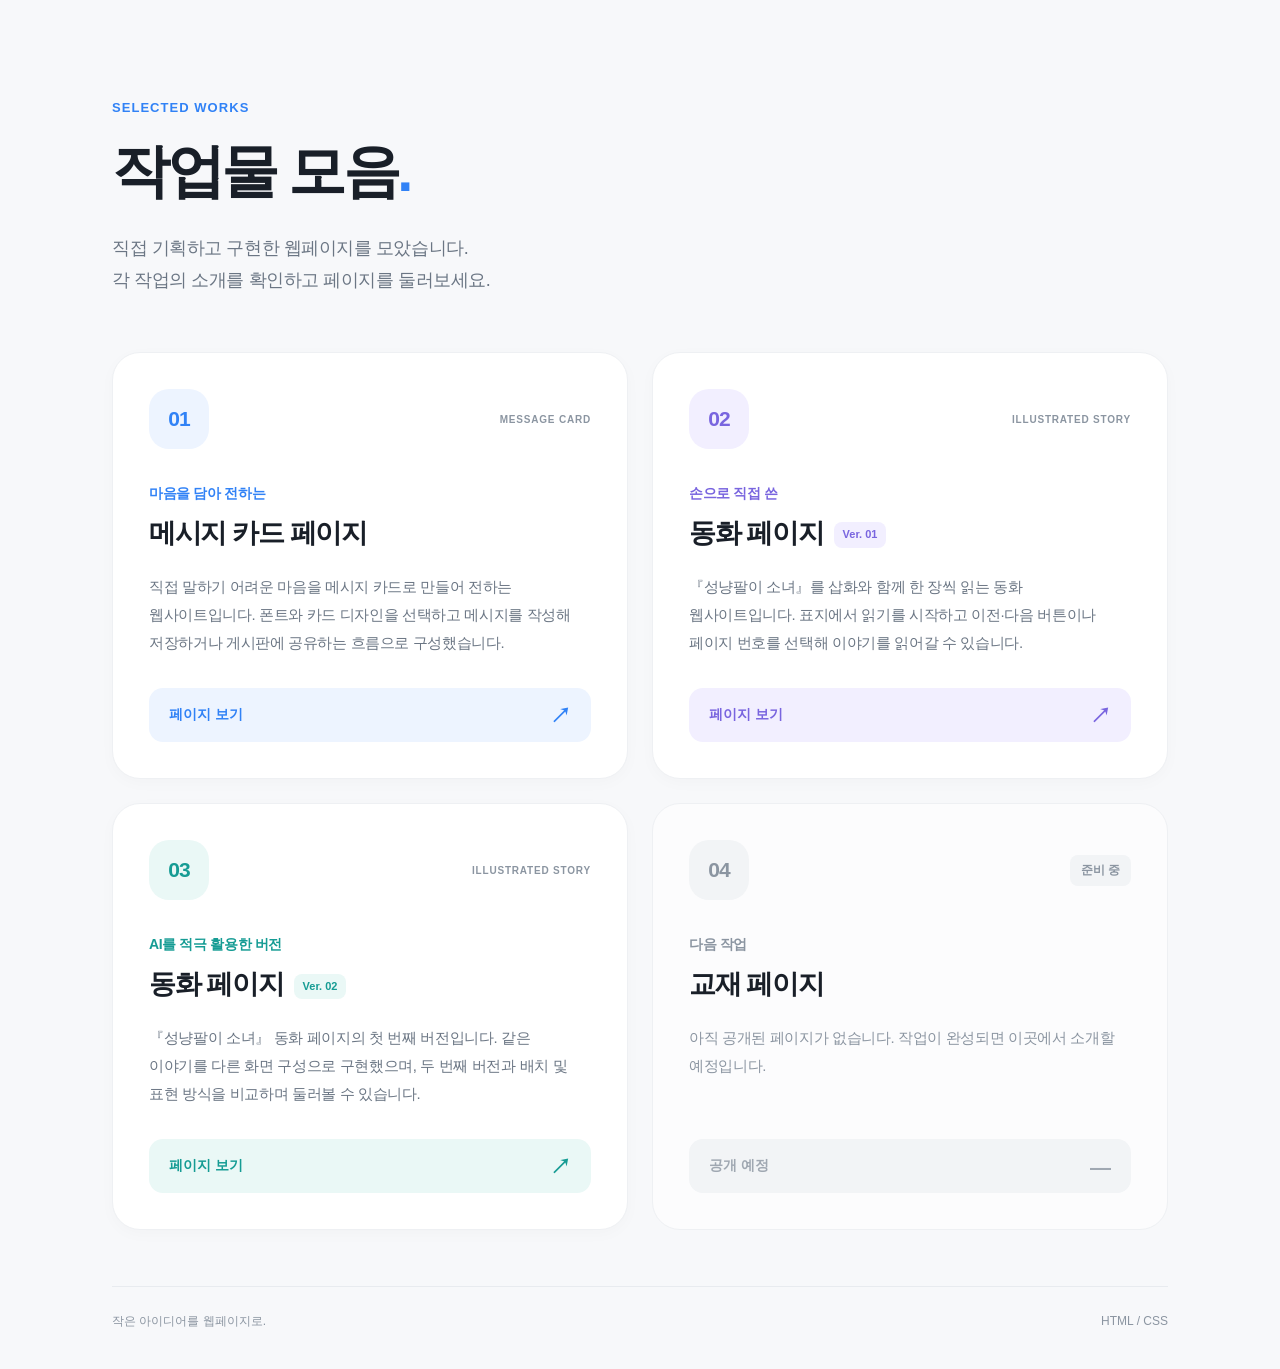
<file: index.html>
<!DOCTYPE html>
<html lang="ko">
<head>
    <meta charset="UTF-8">
    <meta name="viewport" content="width=device-width, initial-scale=1.0">
    <title>작업물 모음</title>
    <link rel="stylesheet" href="style.css">
</head>
<body>
    <main class="container">
        <header class="intro">
            <p class="eyebrow">SELECTED WORKS</p>
            <h1>작업물 모음<span>.</span></h1>
            <p class="intro-text">
                직접 기획하고 구현한 웹페이지를 모았습니다.<br>
                각 작업의 소개를 확인하고 페이지를 둘러보세요.
            </p>
        </header>

        <section class="projects" aria-label="웹 작업물">
            <!-- 메시지 카드 -->
            <article class="work-card">
                <div class="card-top">
                    <span class="number">01</span>
                    <span class="category">MESSAGE CARD</span>
                </div>

                <div class="card-content">
                    <p class="subtitle">마음을 담아 전하는</p>
                    <h2>메시지 카드 페이지</h2>
                    <p class="description">
                        직접 말하기 어려운 마음을 메시지 카드로 만들어
                        전하는 웹사이트입니다. 폰트와 카드 디자인을 선택하고
                        메시지를 작성해 저장하거나 게시판에 공유하는 흐름으로
                        구성했습니다.
                    </p>
                </div>

                <a href="card2/index.html" class="card-link">
                    페이지 보기
                    <span aria-hidden="true">↗</span>
                </a>
            </article>

            <!-- 동화 두 번째 버전 -->
            <article class="work-card story-v2">
                <div class="card-top">
                    <span class="number">02</span>
                    <span class="category">ILLUSTRATED STORY</span>
                </div>

                <div class="card-content">
                    <p class="subtitle">손으로 직접 쓴</p>
                    <h2>
                        동화 페이지
                        <span class="version">Ver. 01</span>
                    </h2>
                    <p class="description">
                        『성냥팔이 소녀』를 삽화와 함께 한 장씩 읽는
                        동화 웹사이트입니다. 표지에서 읽기를 시작하고
                        이전·다음 버튼이나 페이지 번호를 선택해
                        이야기를 읽어갈 수 있습니다.
                    </p>
                </div>

                <a href="fairytaletwo/index.html" class="card-link">
                    페이지 보기
                    <span aria-hidden="true">↗</span>
                </a>
            </article>

            <!-- 같은 동화의 첫 번째 버전 -->
            <article class="work-card story-v1">
                <div class="card-top">
                    <span class="number">03</span>
                    <span class="category">ILLUSTRATED STORY</span>
                </div>

                <div class="card-content">
                    <p class="subtitle">AI를 적극 활용한 버전</p>
                    <h2>
                        동화 페이지
                        <span class="version">Ver. 02</span>
                    </h2>
                    <p class="description">
                        『성냥팔이 소녀』 동화 페이지의 첫 번째 버전입니다.
                        같은 이야기를 다른 화면 구성으로 구현했으며,
                        두 번째 버전과 배치 및 표현 방식을 비교하며
                        둘러볼 수 있습니다.
                    </p>
                </div>

                <a href="fairytale/index.html" class="card-link">
                    페이지 보기
                    <span aria-hidden="true">↗</span>
                </a>
            </article>

            <!-- 준비 중 -->
            <article class="work-card upcoming">
                <div class="card-top">
                    <span class="number">04</span>
                    <span class="status">준비 중</span>
                </div>

                <div class="card-content">
                    <p class="subtitle">다음 작업</p>
                    <h2>교재 페이지</h2>
                    <p class="description">
                        아직 공개된 페이지가 없습니다.
                        작업이 완성되면 이곳에서 소개할 예정입니다.
                    </p>
                </div>

                <span class="card-link unavailable">
                    공개 예정
                    <span aria-hidden="true">—</span>
                </span>
            </article>
        </section>

        <footer class="footer">
            <span>작은 아이디어를 웹페이지로.</span>
            <span>HTML / CSS</span>
        </footer>
    </main>
</body>
</html>
</file>
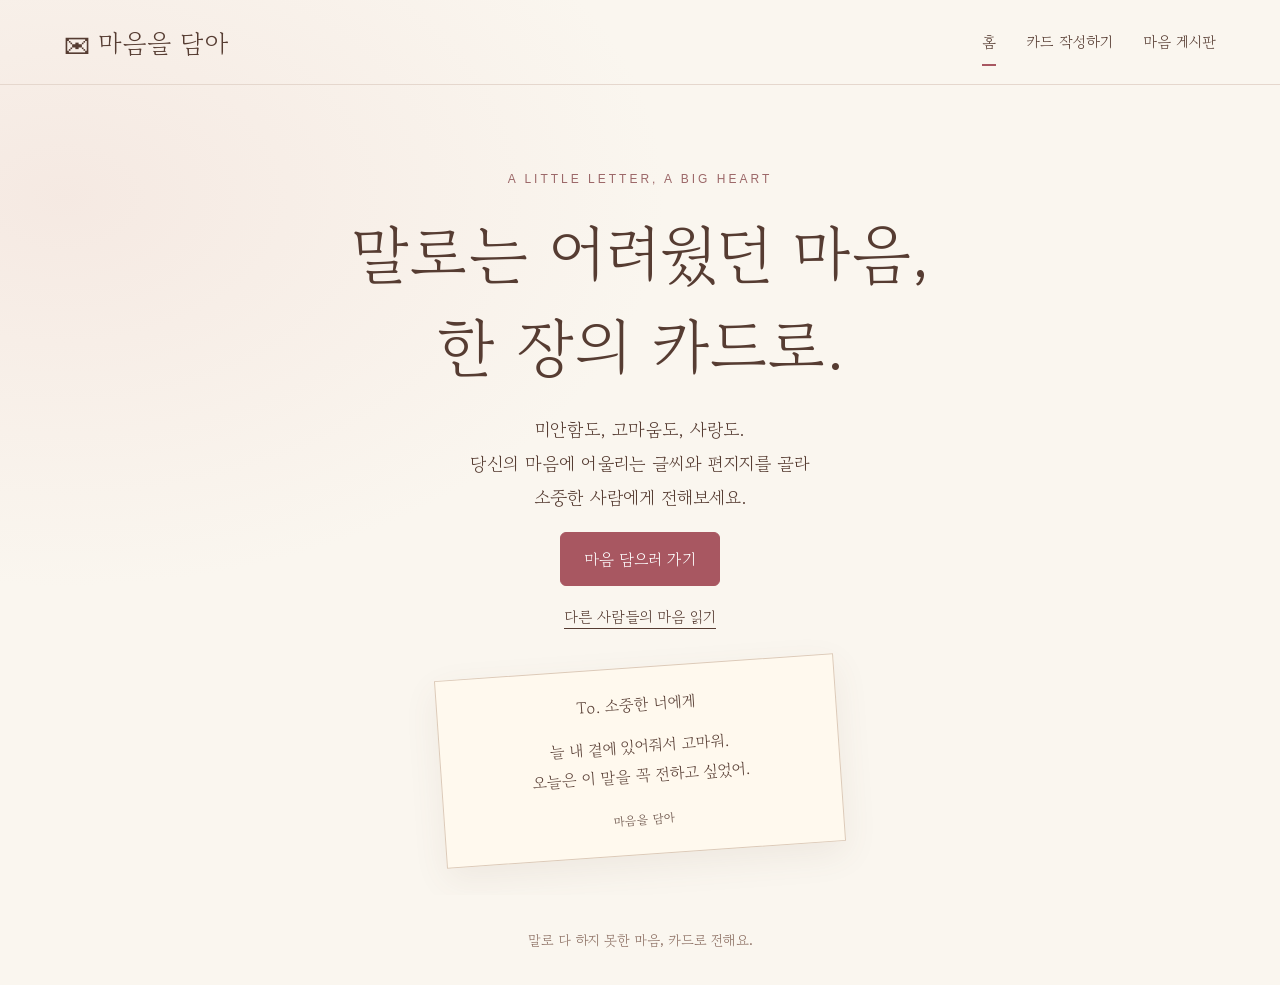
<file: card2/index.html>
<!doctype html>
<html lang="ko">

<head>
    <meta charset="UTF-8">
    <meta name="viewport" content="width=device-width,initial-scale=1">
    <title>당신의 마음을 전해요 | 마음을 담아</title>
    <link rel="stylesheet" href="style.css">
    <link
        href="https://fonts.googleapis.com/css2?family=Gamja+Flower&family=Gowun+Batang&family=Noto+Sans+KR:wght@400;500&display=swap"
        rel="stylesheet">
    <script src="app.js" defer></script>
    <style>
        /* 인트로는 외부 스타일 파일과 관계없이 먼저 표시합니다. */
        .intro {
            position: fixed;
            inset: 0;
            z-index: 100;
            background: radial-gradient(circle, #faede4, #e3b9b7);
            display: grid;
            place-items: center;
            animation: introExit .9s 6.6s forwards;
            overflow: hidden
        }

        .skip {
            position: absolute;
            right: 30px;
            top: 25px;
            border: 1px solid #b08d86;
            background: transparent;
            color: var(--ink);
            padding: 9px 18px;
            border-radius: 25px;
            z-index: 1
        }

        .intro-word {
            position: absolute;
            text-align: center;
            font-size: clamp(20px, 3vw, 30px);
            opacity: 0;
            line-height: 1.8;
            animation: phrase 2.1s ease both
        }

        .intro-word strong {
            display: block;
            font-weight: 400;
            font-size: clamp(60px, 11vw, 130px);
            letter-spacing: -4px
        }

        .word2 {
            animation-delay: 1.6s
        }

        .word3 {
            animation-delay: 3.2s
        }

        .intro-final {
            text-align: center;
            opacity: 0;
            animation: reveal 1.3s 5s forwards
        }

        .intro-final span {
            display: block;
            font-size: 75px
        }

        .intro-final h1 {
            font-size: clamp(40px, 7vw, 75px);
            font-weight: 400;
            margin: 10px
        }

        .intro-final p {
            font-size: 17px
        }

        @keyframes phrase {
            0% {
                opacity: 0;
                filter: blur(15px);
                transform: translateY(25px) scale(.94)
            }

            30%,
            65% {
                opacity: 1;
                filter: blur(0);
                transform: translateY(0) scale(1)
            }

            100% {
                opacity: 0;
                filter: blur(8px);
                transform: translateY(-20px) scale(1.06)
            }
        }

        @keyframes reveal {
            to {
                opacity: 1;
                transform: scale(1)
            }
        }

        @keyframes introExit {
            to {
                opacity: 0;
                visibility: hidden;
                transform: scale(1.08)
            }
        }

        @media(prefers-reduced-motion:reduce) {

            .intro-word,
            .intro-final {
                transform: none !important;
                filter: none !important
            }

            .intro {
                transform: none !important
            }
        }
    </style>
</head>

<body data-page="home">
    <header><a class="brand" href="index.html">✉ 마음을 담아</a>
        <nav aria-label="주 메뉴"><a href="index.html" aria-current="page">홈</a><a href="write.html">카드 작성하기</a><a
                href="board.html">마음 게시판</a></nav>
    </header>
    <div class="intro" id="intro"><button class="skip" type="button">건너뛰기</button>
        <div class="intro-word word1">말하지 못했던<br><strong>미안해.</strong></div>
        <div class="intro-word word2">늘 마음에 있던<br><strong>고마워.</strong></div>
        <div class="intro-word word3">꼭 전하고 싶은<br><strong>사랑해.</strong></div>
        <div class="intro-final"><span>✉</span>
            <h1>마음을 담아</h1>
            <p>마음이 한 장의 편지가 되는 순간.</p>
        </div>
    </div>
    <main class="home">
        <p class="eyebrow">A LITTLE LETTER, A BIG HEART</p>
        <h1>말로는 어려웠던 마음,<br>한 장의 카드로.</h1>
        <p class="lead">미안함도, 고마움도, 사랑도.<br>당신의 마음에 어울리는 글씨와 편지지를 골라<br>소중한 사람에게 전해보세요.</p><a class="button"
            href="write.html">마음 담으러 가기</a><a class="text-link" href="board.html">다른 사람들의 마음 읽기</a>
        <div class="home-note"><span>To. 소중한 너에게</span>
            <p>늘 내 곁에 있어줘서 고마워.<br>오늘은 이 말을 꼭 전하고 싶었어.</p><small>마음을 담아</small>
        </div>
    </main>
    <footer>말로 다 하지 못한 마음, 카드로 전해요.</footer>
    <p class="toast" role="status" aria-live="polite"></p>
</body>

</html>
</file>
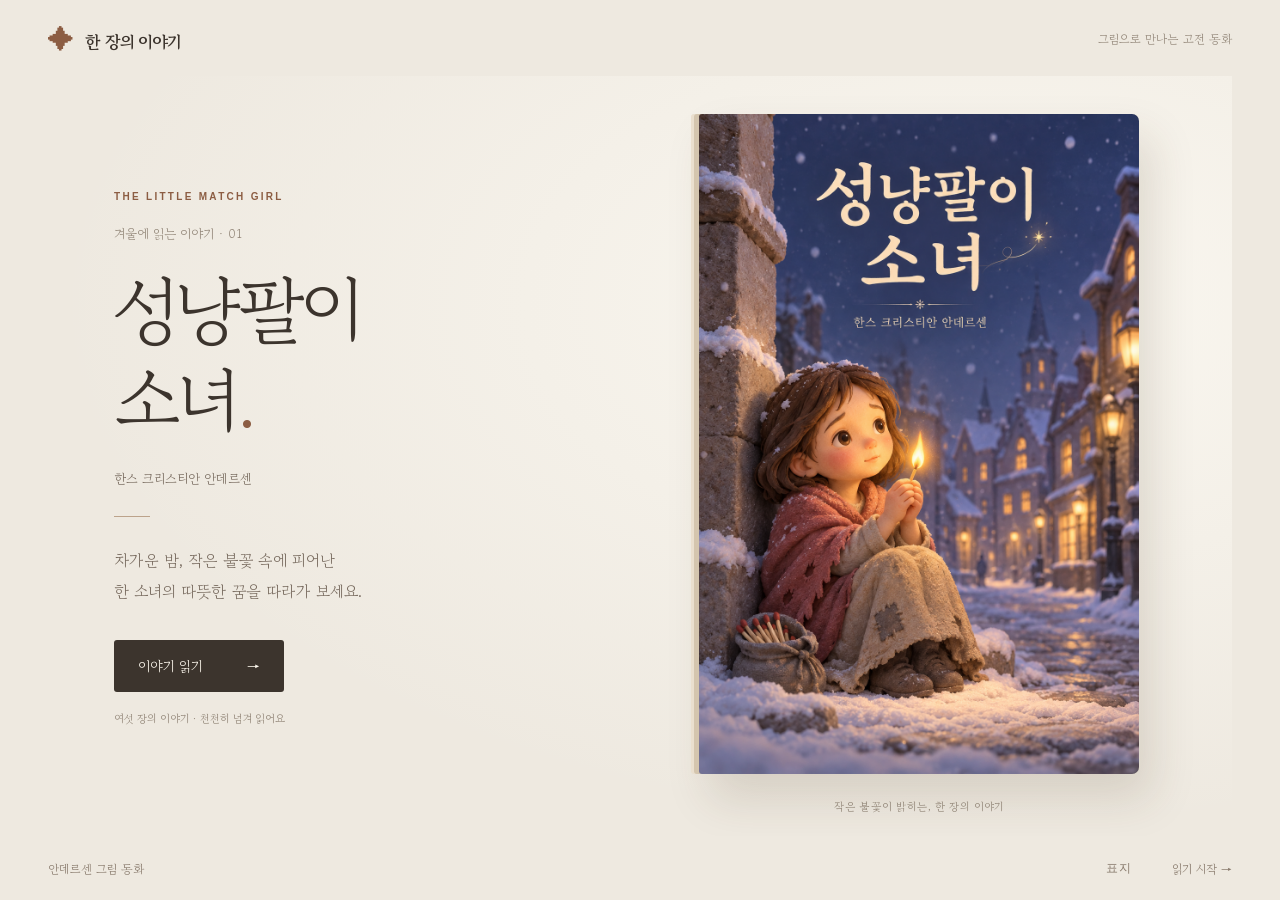
<file: fairytale/index.html>
<!DOCTYPE html>
<html lang="ko">

<head>
    <meta charset="UTF-8">
    <meta name="viewport" content="width=device-width, initial-scale=1">
    <title>성냥팔이 소녀 · 한 장의 이야기</title>
    <meta name="description" content="한 장씩 천천히 읽는 성냥팔이 소녀 그림 동화.">
    <link rel="preconnect" href="https://fonts.googleapis.com">
    <link rel="preconnect" href="https://fonts.gstatic.com" crossorigin>
    <link href="https://fonts.googleapis.com/css2?family=Gowun+Batang:wght@400;700&display=swap" rel="stylesheet">
    <link rel="stylesheet" href="style.css">
</head>

<body>
    <div class="reader">
        <input class="page-state" type="radio" name="reading-page" id="p0" aria-label="표지" checked>
        <input class="page-state" type="radio" name="reading-page" id="p1" aria-label="1페이지">
        <input class="page-state" type="radio" name="reading-page" id="p2" aria-label="2페이지">
        <input class="page-state" type="radio" name="reading-page" id="p3" aria-label="3페이지">
        <input class="page-state" type="radio" name="reading-page" id="p4" aria-label="4페이지">
        <input class="page-state" type="radio" name="reading-page" id="p5" aria-label="5페이지">
        <input class="page-state" type="radio" name="reading-page" id="p6" aria-label="6페이지">
        <header class="site-header"><label for="p0" class="brand"><span class="brand-mark" aria-hidden="true">✦</span> 한
                장의 이야기</label><span class="header-note">그림으로 만나는 고전 동화</span></header>
        <main class="stage" aria-label="동화책">
            <section class="page cover" id="cover" aria-label="표지">
                <div class="scroll-area cover-layout">
                    <div class="cover-copy">
                        <p class="eyebrow">THE LITTLE MATCH GIRL</p>
                        <p class="edition">겨울에 읽는 이야기 · 01</p>
                        <h1>성냥팔이<br>소녀<span class="title-dot">.</span></h1>
                        <p class="author">한스 크리스티안 안데르센</p><span class="small-rule"></span>
                        <p class="cover-description">차가운 밤, 작은 불꽃 속에 피어난<br>한 소녀의 따뜻한 꿈을 따라가 보세요.</p><label for="p1"
                            class="start-button">이야기 읽기 <span>→</span></label>
                        <p class="reading-note">여섯 장의 이야기 · 천천히 넘겨 읽어요</p>
                    </div>
                    <figure class="cover-art"><img src="images/표지.png" alt="성냥팔이 소녀 책 표지">
                        <figcaption>작은 불꽃이 밝히는, 한 장의 이야기</figcaption>
                    </figure>
                </div>
                <footer class="page-footer"><span>안데르센 그림 동화</span><span class="page-count">표지</span><label for="p1">읽기
                        시작 →</label></footer>
            </section>
            <section class="page story" id="chapter1" aria-labelledby="title1">
                <div class="scroll-area story-scroll" tabindex="0" aria-label="1페이지 본문, 스크롤하여 읽기">
                    <div class="chapter-heading">
                        <p class="eyebrow">CHAPTER 01</p>
                        <h2 id="title1">눈 내리는 마지막 저녁</h2>
                    </div>
                    <article class="story-content">
                        <figure class="illustration left "><img src="images/1.png" alt="눈 내리는 거리를 걷는 성냥팔이 소녀">
                            <figcaption>성냥팔이 소녀 · 01</figcaption>
                        </figure>
                        <div class="prose">
                            <p>지독히도 추운 날이었다. 눈이 내리고 어둠이 찾아왔다. 그해의 마지막 저녁이었다. 한 가엾은 소녀가 모자도 쓰지 않고 맨발로 춥고 우울하게 거리를 걷고 있다.
                            </p>
                            <p>물론 집을 나설 때 신발을 신고 있었지만 지금은 아무 소용이 없었다. 신발은 엄마의 것이었기에 소녀에게 너무 컸다. 어린 소녀는 길을 뛰어 건너다가 신발 한
                                짝을 잃어버렸는데 마차 두 대가 덜컹거리며 엄청나게 빨리 지나가는 바람에 신발을 다시 찾을 수 없었다. 한 소년이 나중에 아이를 낳으면 요람으로 쓰겠다면서
                                나머지 한 짝을 가지고 달아나버렸다. 그래서 어린 소녀는 맨발로 걷고 있었다. 두 발은 꽁꽁 얼어 울긋불긋했다.</p>
                            <p>낡은 앞치마에 들고 가는 성냥갑 몇 개가 있었다. 소녀는 성냥 하나를 손으로 들어 내밀었다. 하지만 하루 종일 소녀한테 성냥을 사려는 사람은 아무도 없었다. 단
                                한 사람도 1센트를 주지 않았다.</p>
                            <p>추위와 배고픔으로 벌벌 떨면서 소녀는 기어갔다. 비참한 그림이다, 가엾은 소녀!</p>
                        </div>

                    </article>
                </div>
                <nav class="side-nav" aria-label="페이지 넘기기"><label class="prev" for="p0"><span
                            aria-hidden="true">←</span><span class="nav-word">이전</span></label><label class="next"
                        for="p2"><span aria-hidden="true">→</span><span class="nav-word">다음</span></label></nav>
                <footer class="page-footer"><label for="p0">← 표지</label>
                    <nav class="page-dots" aria-label="원하는 페이지 선택"><label for="p1" class="dot current"
                            aria-label="1페이지">1</label><label for="p2" class="dot " aria-label="2페이지">2</label><label
                            for="p3" class="dot " aria-label="3페이지">3</label><label for="p4" class="dot "
                            aria-label="4페이지">4</label><label for="p5" class="dot " aria-label="5페이지">5</label><label
                            for="p6" class="dot " aria-label="6페이지">6</label></nav><span class="page-count">01 <span>/
                            06</span></span><label class="footer-next" for="p2">다음 →</label>
                </footer>
            </section>
            <section class="page story" id="chapter2" aria-labelledby="title2">
                <div class="scroll-area story-scroll" tabindex="0" aria-label="2페이지 본문, 스크롤하여 읽기">
                    <div class="chapter-heading">
                        <p class="eyebrow">CHAPTER 02</p>
                        <h2 id="title2">돌아갈 수 없는 집</h2>
                    </div>
                    <article class="story-content">
                        <figure class="illustration left "><img src="images/2.png" alt="추운 거리의 모퉁이에 웅크린 소녀">
                            <figcaption>성냥팔이 소녀 · 02</figcaption>
                        </figure>
                        <div class="prose">
                            <p>눈꽃이 소녀의 긴 머리카락 위로 떨어져 내려 목을 구불구불 휘감았다. 창문으로 불빛이 새어 나오고 거위를 굽는 근사한 냄새도 흘러나왔다. 한 해의 마지막
                                날이었다. 그렇다, 소녀는 그 생각이 간절했다!</p>
                            <p>집 두 채 사이 모퉁이에 다른 집보다 길 쪽으로 더 튀어나온 곳이 있었는데 소녀는 그곳에 앉아서 발을 끌어당겨 몸을 웅크렸다. 점점 더 몸이 추웠다. 하지만
                                집에 갈 엄두가 나지 않았다. 성냥을 팔지 못했기에, 1센트도 벌지 못했기에 아버지는 분명 이 소녀를 흠씬 두들겨 팰 것이다.</p>
                            <p>게다가 집은 너무 추웠다. 지붕 말고는 불어대는 바람을 가릴 게 없었다. 제일 크게 갈라진 틈을 지푸라기와 천 조각으로 막았는데도 그랬다.</p>
                        </div>

                    </article>
                </div>
                <nav class="side-nav" aria-label="페이지 넘기기"><label class="prev" for="p1"><span
                            aria-hidden="true">←</span><span class="nav-word">이전</span></label><label class="next"
                        for="p3"><span aria-hidden="true">→</span><span class="nav-word">다음</span></label></nav>
                <footer class="page-footer"><label for="p1">← 이전</label>
                    <nav class="page-dots" aria-label="원하는 페이지 선택"><label for="p1" class="dot "
                            aria-label="1페이지">1</label><label for="p2" class="dot current"
                            aria-label="2페이지">2</label><label for="p3" class="dot " aria-label="3페이지">3</label><label
                            for="p4" class="dot " aria-label="4페이지">4</label><label for="p5" class="dot "
                            aria-label="5페이지">5</label><label for="p6" class="dot " aria-label="6페이지">6</label></nav>
                    <span class="page-count">02 <span>/ 06</span></span><label class="footer-next" for="p3">다음 →</label>
                </footer>
            </section>
            <section class="page story" id="chapter3" aria-labelledby="title3">
                <div class="scroll-area story-scroll" tabindex="0" aria-label="3페이지 본문, 스크롤하여 읽기">
                    <div class="chapter-heading">
                        <p class="eyebrow">CHAPTER 03</p>
                        <h2 id="title3">첫 번째 불꽃</h2>
                    </div>
                    <article class="story-content">
                        <figure class="illustration right "><img src="images/3.png" alt="성냥불 속에 나타난 따뜻한 난로">
                            <figcaption>성냥팔이 소녀 · 03</figcaption>
                        </figure>
                        <div class="prose">
                            <p>손은 동상을 입은 듯 거의 움직일 수도 없었다. 작은 성냥 하나가 온기를 어느 정도 더해줄지도 몰랐다! 소녀가 성냥갑에서 성냥 하나를 꺼내 벽에 그어서 손을
                                따뜻하게 할 수만 있다면…….</p>
                            <p>소녀는 하나를 꺼냈다. 치지직! 성냥은 탁 소리를 내며 타올랐다! 온기를 주며 작은 초처럼 환한 불꽃을 일으켰다. 소녀가 그 불꽃 위로 손을 올리자, 이상한
                                빛이 일었다!</p>
                            <p>정말이지 반짝반짝 빛나는 황동 손잡이와 뚜껑이 달린 거대한 쇠 난로 앞에 자신이 앉아 있는 것 같았다. 불이 얼마나 멋지게 타오르는지! 얼마나 편안한지! 소녀가
                                발도 녹이려 발을 내밀었다.</p>
                            <p>문득 작은 불꽃이 꺼지고 난로는 사라졌다. 손안에는 다 타버린 성냥만 남아 있었다.</p>
                        </div>

                    </article>
                </div>
                <nav class="side-nav" aria-label="페이지 넘기기"><label class="prev" for="p2"><span
                            aria-hidden="true">←</span><span class="nav-word">이전</span></label><label class="next"
                        for="p4"><span aria-hidden="true">→</span><span class="nav-word">다음</span></label></nav>
                <footer class="page-footer"><label for="p2">← 이전</label>
                    <nav class="page-dots" aria-label="원하는 페이지 선택"><label for="p1" class="dot "
                            aria-label="1페이지">1</label><label for="p2" class="dot " aria-label="2페이지">2</label><label
                            for="p3" class="dot current" aria-label="3페이지">3</label><label for="p4" class="dot "
                            aria-label="4페이지">4</label><label for="p5" class="dot " aria-label="5페이지">5</label><label
                            for="p6" class="dot " aria-label="6페이지">6</label></nav><span class="page-count">03 <span>/
                            06</span></span><label class="footer-next" for="p4">다음 →</label>
                </footer>
            </section>
            <section class="page story" id="chapter4" aria-labelledby="title4">
                <div class="scroll-area story-scroll" tabindex="0" aria-label="4페이지 본문, 스크롤하여 읽기">
                    <div class="chapter-heading">
                        <p class="eyebrow">CHAPTER 04</p>
                        <h2 id="title4">하늘에 오른 별</h2>
                    </div>
                    <article class="story-content">
                        <figure class="illustration left "><img src="images/4.png" alt="크리스마스트리와 밤하늘의 별">
                            <figcaption>성냥팔이 소녀 · 04</figcaption>
                        </figure>
                        <div class="prose">
                            <p>성냥 하나를 더 밝혔다. 문득 소녀가 몹시도 아름다운 크리스마스트리 아래 앉아 있다. 작년 크리스마스에 부자 상인의 집 유리문을 통해 본 것보다 훨씬 더
                                아름다웠다. 수천 개의 초가 초록 나뭇가지 위에서 활활 타오르고 판화 가게에 있는 것과 같은 알록달록한 그림이 소녀를 내려다보았다. 어린 소녀는 두 손을
                                내밀었다. 문득 성냥이 꺼졌다.</p>
                            <p>크리스마스 불빛은 더 높이 올라갔다. 불빛은 이제 하늘에 환한 별처럼 보였다. 별 하나가 길게 줄을 이루며 떨어져 내렸다. 소녀는 생각했다.</p>
                            <p>‘지금 누군가가 저세상으로 가고 있구나.’</p>
                            <p>지금은 저세상으로 간, 누구보다 소녀를 사랑했던 할머니는 별이 떨어져 내리면 영혼 하나가 하늘로 올라간 것이라고 말해 주었다.</p>
                        </div>

                    </article>
                </div>
                <nav class="side-nav" aria-label="페이지 넘기기"><label class="prev" for="p3"><span
                            aria-hidden="true">←</span><span class="nav-word">이전</span></label><label class="next"
                        for="p5"><span aria-hidden="true">→</span><span class="nav-word">다음</span></label></nav>
                <footer class="page-footer"><label for="p3">← 이전</label>
                    <nav class="page-dots" aria-label="원하는 페이지 선택"><label for="p1" class="dot "
                            aria-label="1페이지">1</label><label for="p2" class="dot " aria-label="2페이지">2</label><label
                            for="p3" class="dot " aria-label="3페이지">3</label><label for="p4" class="dot current"
                            aria-label="4페이지">4</label><label for="p5" class="dot " aria-label="5페이지">5</label><label
                            for="p6" class="dot " aria-label="6페이지">6</label></nav><span class="page-count">04 <span>/
                            06</span></span><label class="footer-next" for="p5">다음 →</label>
                </footer>
            </section>
            <section class="page story" id="chapter5" aria-labelledby="title5">
                <div class="scroll-area story-scroll" tabindex="0" aria-label="5페이지 본문, 스크롤하여 읽기">
                    <div class="chapter-heading">
                        <p class="eyebrow">CHAPTER 05</p>
                        <h2 id="title5">할머니의 품</h2>
                    </div>
                    <article class="story-content">
                        <figure class="illustration right "><img src="images/5.png" alt="할머니와 함께 하늘로 올라가는 소녀">
                            <figcaption>성냥팔이 소녀 · 05</figcaption>
                        </figure>
                        <div class="prose">
                            <p>성냥을 하나 더 벽에 그었다. 다시 환하게 불꽃이 일었다. 그 불꽃 속에 할머니가 친절하고도 사랑스럽게, 맑고 환하게 빛을 내며 서 있었다. 소녀가 외쳤다.
                            </p>
                            <p>“할머니! 아, 저를 데려가 주세요! 성냥이 꺼지면 할머니가 사라지리란 걸 알아요. 할머니는 따뜻한 난로처럼 사라질 거예요. 저 맛있는 거위와 아름다운
                                크리스마스트리처럼요!”</p>
                            <p>소녀는 할머니와 함께 있고 싶었기에 재빨리 성냥 꾸러미를 모두 밝혔다. 성냥이 무척이나 환하게 빛나서 낮보다 더 밝아졌다. 할머니가 그렇게나 웅장하고 아름다운
                                적이 없었다. 할머니가 소녀를 품에 안았다. 두 사람은 땅 위로 밝고도 경쾌하게 날아올랐다. 아주, 아주 높이. 저 위 추위도 배고픔도, 두려움도 없는
                                곳으로……. 두 사람은 하느님과 함께 있었다.</p>
                        </div>

                    </article>
                </div>
                <nav class="side-nav" aria-label="페이지 넘기기"><label class="prev" for="p4"><span
                            aria-hidden="true">←</span><span class="nav-word">이전</span></label><label class="next"
                        for="p6"><span aria-hidden="true">→</span><span class="nav-word">다음</span></label></nav>
                <footer class="page-footer"><label for="p4">← 이전</label>
                    <nav class="page-dots" aria-label="원하는 페이지 선택"><label for="p1" class="dot "
                            aria-label="1페이지">1</label><label for="p2" class="dot " aria-label="2페이지">2</label><label
                            for="p3" class="dot " aria-label="3페이지">3</label><label for="p4" class="dot "
                            aria-label="4페이지">4</label><label for="p5" class="dot current"
                            aria-label="5페이지">5</label><label for="p6" class="dot " aria-label="6페이지">6</label></nav>
                    <span class="page-count">05 <span>/ 06</span></span><label class="footer-next" for="p6">다음 →</label>
                </footer>
            </section>
            <section class="page story" id="chapter6" aria-labelledby="title6">
                <div class="scroll-area story-scroll" tabindex="0" aria-label="6페이지 본문, 스크롤하여 읽기">
                    <div class="chapter-heading">
                        <p class="eyebrow">CHAPTER 06</p>
                        <h2 id="title6">새해의 아침</h2>
                    </div>
                    <article class="story-content">
                        <figure class="illustration left ending-art"><img src="images/6.png" alt="새해 아침 벽에 기대어 있는 소녀">
                            <figcaption>성냥팔이 소녀 · 06</figcaption>
                        </figure>
                        <div class="prose">
                            <p>하지만 모퉁이에서, 미소 짓는 입술에 붉은 뺨의 어린 소녀가 벽에 기대어 앉아 묵은 해의 마지막 밤에 얼어 죽었다. 새해의 태양이 측은한 한 사람의 모습 위로
                                떠올랐다. 소녀는 그곳에 얼어 뻣뻣하게 앉아있었다,</p>
                            <p>거의 다 타버린 성냥 꾸러미를 움켜쥔 채로…….</p>
                        </div>
                        <p class="end-note">이야기를 마칩니다.</p>
                    </article>
                </div>
                <nav class="side-nav" aria-label="페이지 넘기기"><label class="prev" for="p5"><span
                            aria-hidden="true">←</span><span class="nav-word">이전</span></label></nav>
                <footer class="page-footer"><label for="p5">← 이전</label>
                    <nav class="page-dots" aria-label="원하는 페이지 선택"><label for="p1" class="dot "
                            aria-label="1페이지">1</label><label for="p2" class="dot " aria-label="2페이지">2</label><label
                            for="p3" class="dot " aria-label="3페이지">3</label><label for="p4" class="dot "
                            aria-label="4페이지">4</label><label for="p5" class="dot " aria-label="5페이지">5</label><label
                            for="p6" class="dot current" aria-label="6페이지">6</label></nav><span class="page-count">06
                        <span>/ 06</span></span><label class="footer-next" for="p0">표지로 ↺</label>
                </footer>
            </section>
        </main>
    </div>
</body>

</html>
</file>
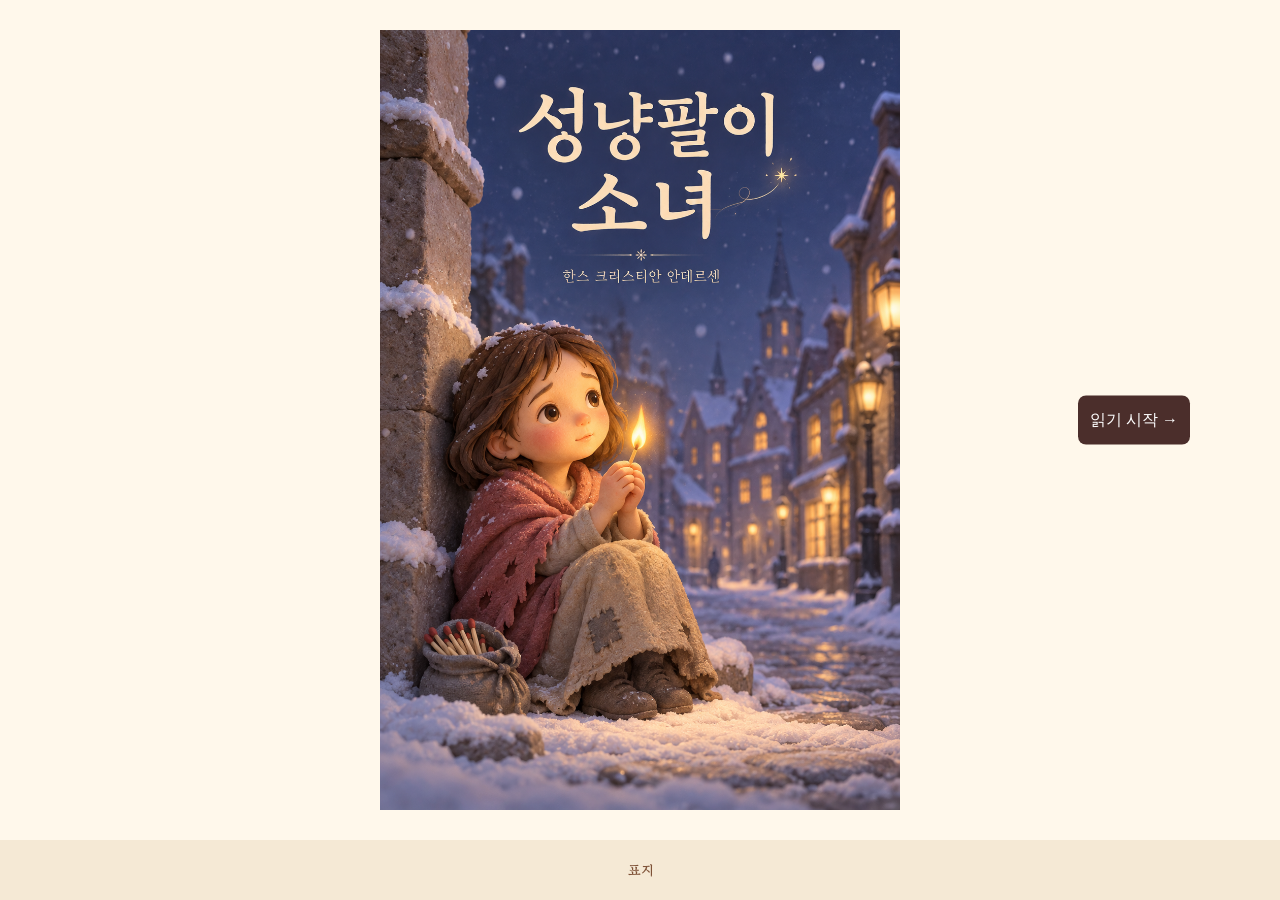
<file: fairytaletwo/index.html>
<!DOCTYPE html>
<html lang="en">
<head>
    <meta charset="UTF-8">
    <meta name="viewport" content="width=device-width, initial-scale=1.0">
    <title>성냥팔이 소녀</title>
    <link rel="preconnect" href="https://fonts.googleapis.com">
    <link rel="preconnect" href="https://fonts.gstatic.com" crossorigin>
    <link href="https://fonts.googleapis.com/css2?family=Gowun+Batang:wght@400;700&display=swap" rel="stylesheet">
    <link rel="stylesheet" href="style.css">
</head>
<body>
    <div class="book box">
        <input type="radio" name="book-page" id="main" checked>
        <input type="radio" name="book-page" id="page1">
        <input type="radio" name="book-page" id="page2">
        <input type="radio" name="book-page" id="page3">
        <input type="radio" name="book-page" id="page4">
        <input type="radio" name="book-page" id="page5">
        <input type="radio" name="book-page" id="page6">


        <div class="pages">
            <div class="page cover-page" id="cover">
                <div class="page-content">
                    <img src="images/표지.png" alt="성냥팔이 소녀 표지">

                    <p class="no">표지</p>

                    <div class="page-buttons">
                        <label for="page1" class="next">읽기 시작 →</label>
                    </div>
                </div>
                
            </div>
            <div class="page" id="one">
                <div class="page-content">
                    <img src="images/1.png" class="img-display1">
                    <p class="text">
                        지독히도 추운 날이었다. 눈이 내리고 어둠이 찾아왔다. 그해의 마지막 저녁이었다. 한 가엾은 소녀가 모자도 쓰지 않고 맨발로 춥고 우울하게 거리를 걷고 있다.<br>
                        물론 집을 나설 때 신발을 신고 있었지만 지금은 아무 소용이 없었다. 신발은 엄마의 것이었기에 소녀에게 너무 컸다. <br>어린 소녀는 길을 뛰어 건너다가 신발 한 짝을 잃어버렸는데 마차 두 대가 덜컹거리며 엄청나게 빨리 지나가는 바람에 신발을 다시 찾을 수 없었다. 한 소년이 나중에 아이를 낳으면 요람으로 쓰겠다면서 나머지 한 짝을 가지고 달아나버렸다. 그래서 어린 소녀는 맨발로 걷고 있었다. 두 발은 꽁꽁 얼어 울긋불긋했다.<br>
                        낡은 앞치마에 들고 가는 성냥갑 몇 개가 있었다. 소녀는 성냥 하나를 손으로 들어 내밀었다. 하지만 하루 종일 소녀한테 성냥을 사려는 사람은 아무도 없었다. 단 한 사람도 1센트를 주지 않았다.<br>
                        추위와 배고픔으로 벌벌 떨면서 소녀는 기어갔다. 비참한 그림이다, 가엾은 소녀!
                    </p>
                    <p class="no">
                        1
                    </p>
                </div>
                <div class="page-buttons">
                    <span></span>
                    <label for="main" class="prev">← 이전</label>
                    <label for="page2" class="next">다음 →</label>
                </div>
            </div>





            <div class="page" id="two">
                <div class="page-content">
                    <img src="images/2.png" class="img-display1">
                    <p class="text">
                        눈꽃이 소녀의 긴 머리카락 위로 떨어져 내려 목을 구불구불 휘감았다. 창문으로 불빛이 새어 나오고 거위를 굽는 근사한 냄새도 흘러나왔다. 한 해의 마지막 날이었다. 그렇다, 소녀는 그 생각이 간절했다!<br>
                        집 두 채 사이 모퉁이에 다른 집보다 길 쪽으로 더 튀어나온 곳이 있었는데 소녀는 그곳에  앉아서 발을 끌어당겨 몸을 웅크렸다. 점점 더 몸이 추웠다. 하지만 집에 갈 엄두가 나지 않았다. 성냥을 팔지 못했기에, 1센트도 벌지 못했기에 아버지는 분명 이 소녀를 흠씬 두들겨 팰 것이다. <br>
                        게다가 집은 너무 추웠다. 지붕 말고는 불어대는 바람을 가릴 게 없었다. 제일 크게 갈라진 틈을 지푸라기와 천 조각으로 막았는데도 그랬다.
                    </p>
                    <p class="no">
                        2
                    </p>
                    <div class="page-buttons">
                        <label for="page1" class="prev">← 이전</label>
                        <label for="page3" class="next">다음 →</label>
                    </div>
                </div>
            </div>




            <div class="page" id="three">
                <div class="page-content">
                    <img src="images/3.png" class="img-display2">
                    <p class="text">
                        손은 동상을 입은 듯 거의 움직일 수도 없었다. 작은 성냥 하나가 온기를 어느 정도 더해줄지도 몰랐다! 소녀가 성냥갑에서 성냥 하나를 꺼내 벽에 그어서 손을 따뜻하게 할 수만 있다면…….<br>
                        소녀는 하나를 꺼냈다. 치지직! 성냥은 탁 소리를 내며 타올랐다! 온기를 주며 작은 초처럼 환한 불꽃을 일으켰다. 소녀가 그 불꽃 위로 손을 올리자, 이상한 빛이 일었다!<br>
                        정말이지 반짝반짝 빛나는 황동 손잡이와 뚜껑이 달린 거대한 쇠 난로 앞에 자신이 앉아 있는 것 같았다. 불이 얼마나 멋지게 타오르는지! 얼마나 편안한지! 소녀가 발도 녹이려 발을 내밀었다.<br>
                        문득 작은 불꽃이 꺼지고 난로는 사라졌다. 손안에는 다 타버린 성냥만 남아 있었다.
                    </p>
                    <p class="no">
                        3
                    </p>
                    <div class="page-buttons">
                        <label for="page2" class="prev">← 이전</label>
                        <label for="page4" class="next">다음 →</label>
                    </div>
                </div>
            </div>





            <div class="page" id="four">
                <div class="page-content">
                    <img src="images/4.png" class="img-display1">
                    <p class="text">
                        성냥 하나를 더 밝혔다. 문득 소녀가 몹시도 아름다운 크리스마스트리 아래 앉아 있다. 작년 크리스마스에 부자 상인의 집 유리문을 통해 본 것보다 훨씬 더 아름다웠다. 수천 개의 초가 초록 나뭇가지 위에서 활활 타오르고 판화 가게에 있는 것과 같은 알록달록한 그림이 소녀를 내려다보았다. 어린 소녀는 두 손을 내밀었다. 문득 성냥이 꺼졌다.<br>
                        크리스마스 불빛은 더 높이 올라갔다. 불빛은 이제 하늘에 환한 별처럼 보였다. 별 하나가 길게 줄을 이루며 떨어져 내렸다. 소녀는 생각했다.<br>
                        <br>
                        ‘지금 누군가가 저세상으로 가고 있구나.’<br>
                        <br>
                        지금은 저세상으로 간, 누구보다 소녀를 사랑했던 할머니는 별이 떨어져 내리면 영혼 하나가 하늘로 올라간 것이라고 말해 주었다.
                    </p>
                    <p class="no">
                        4
                    </p>
                    <div class="page-buttons">
                        <label for="page3" class="prev">← 이전</label>
                        <label for="page5" class="next">다음 →</label>
                    </div>
                </div>
            </div>




            <div class="page" id="five">
                <div class="page-content">
                    <img src="images/5.png" class="img-display2">
                    <p class="text">
                        성냥을 하나 더 벽에 그었다. 다시 환하게 불꽃이 일었다. 그 불꽃 속에 할머니가 친절하고도 사랑스럽게, 맑고 환하게 빛을 내며 서 있었다. 소녀가 외쳤다.<br>
                        “할머니! 아, 저를 데려가 주세요! 성냥이 꺼지면 할머니가 사라지리란 걸 알아요. 할머니는 따뜻한 난로처럼 사라질 거예요. 저 맛있는 거위와 아름다운 크리스마스트리처럼요!”<br>
                        소녀는 할머니와 함께 있고 싶었기에 재빨리 성냥 꾸러미를 모두 밝혔다. 성냥이 무척이나 환하게 빛나서 낮보다 더 밝아졌다. 할머니가 그렇게나 웅장하고 아름다운 적이 없었다. 할머니가 소녀를 품에 안았다. 두 사람은 땅 위로 밝고도 경쾌하게 날아올랐다. 아주, 아주 높이. 저 위 추위도 배고픔도, 두려움도 없는 곳으로……. 두 사람은 하느님과 함께 있었다.
                    </p>
                    <p class="no">
                        5
                    </p>
                    <div class="page-buttons">
                        <label for="page4" class="prev">← 이전</label>
                        <label for="page6" class="next">다음 →</label>
                    </div>
                </div>
            </div>






            <div class="page" id="six">
                <div class="page-content">
                    <img src="images/6.png" class="img-display3">
                    <p class="text">
                        하지만 모퉁이에서, 미소 짓는 입술에 붉은 뺨의 어린 소녀가 벽에 기대어 앉아 묵은 해의 마지막 밤에 얼어 죽었다. 새해의 태양이 측은한 한 사람의 모습 위로 떠올랐다. 소녀는 그곳에 얼어 뻣뻣하게 앉아있었다,<br>
                        거의 다 타버린 성냥 꾸러미를 움켜쥔 채로…….
                    </p>
                    <p class="no">
                        6
                    </p>
                    <div class="page-buttons">
                        <label for="page5" class="prev">← 이전</label>
                    </div>
                </div>
            </div>


        </div>
    </div>

    </body>
    
    
</html>
</file>
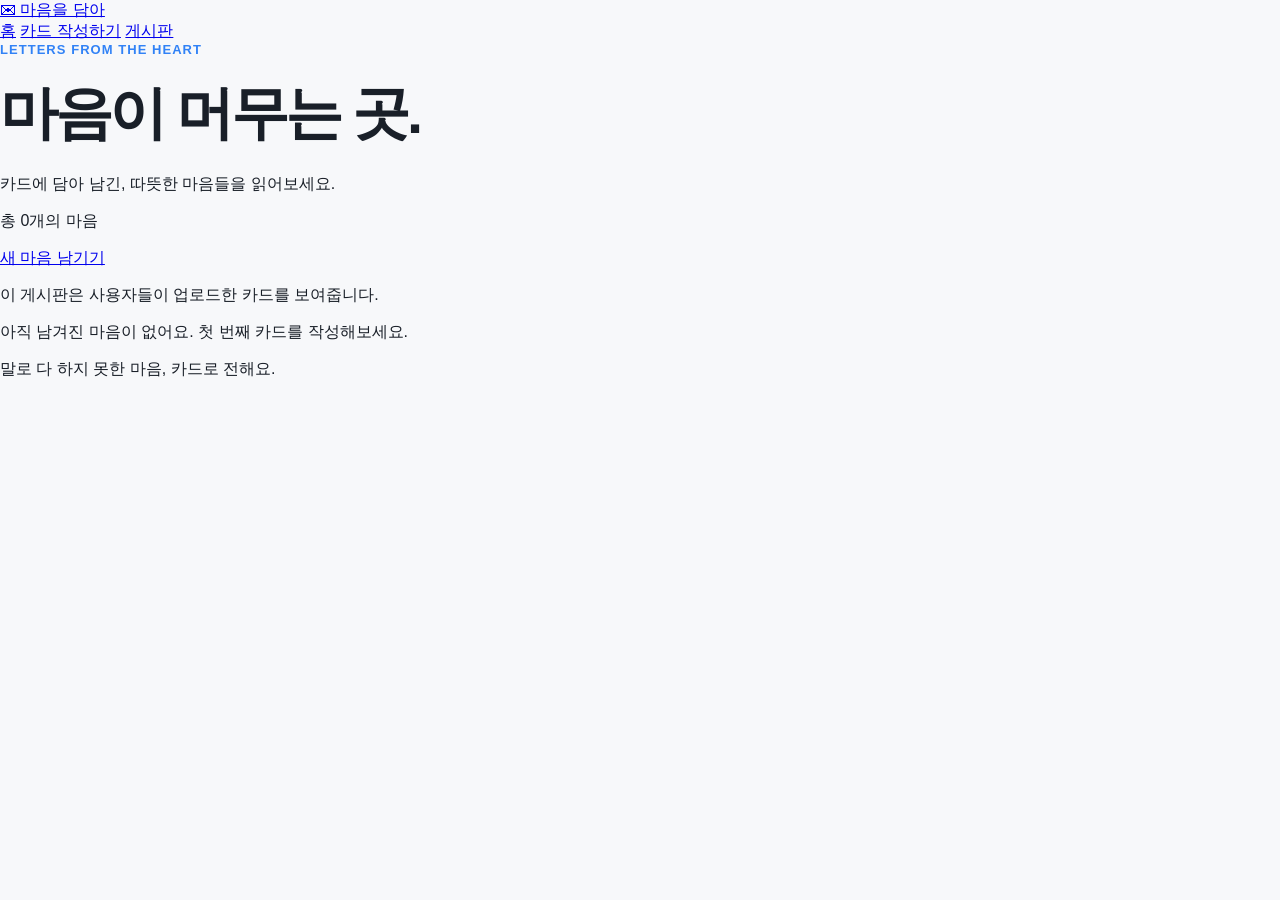
<file: board.html>
<!doctype html>
<html lang="ko">
    <head><meta charset="UTF-8">
        <meta name="viewport" content="width=device-width,initial-scale=1">
        <title>마음 게시판 | 마음을 담아</title>
        <link rel="stylesheet" href="style.css">
        <link href="https://fonts.googleapis.com/css2?family=Gamja+Flower&family=Gowun+Batang&family=Noto+Sans+KR:wght@400;500&display=swap" rel="stylesheet">
        <script src="app.js" defer></script>
    </head>
    <body data-page="board">
        <header>
            <a class="brand" href="index.html">✉ 마음을 담아</a>
            <nav aria-label="주 메뉴">
                <a href="index.html" >홈</a>
                <a href="write.html" >카드 작성하기</a>
                <a href="board.html" aria-current="page">게시판</a>
            </nav>
        </header>
        <main>
            <section class="heading">
                <p class="eyebrow">LETTERS FROM THE HEART</p>
                <h1>마음이 머무는 곳.</h1>
                <p>카드에 담아 남긴, 따뜻한 마음들을 읽어보세요.</p>
            </section>
            <div class="board-top">
                <p id="board-count"></p>
                <a class="button" href="write.html">새 마음 남기기</a>
            </div>
            <p class="board-info">이 게시판은 사용자들이 업로드한 카드를 보여줍니다.</p>
            <section id="board" class="board" aria-label="게시된 카드"></section>
        </main>
        <footer>말로 다 하지 못한 마음, 카드로 전해요.</footer>
        <p class="toast" role="status" aria-live="polite"></p>
    </body>
</html>
</file>
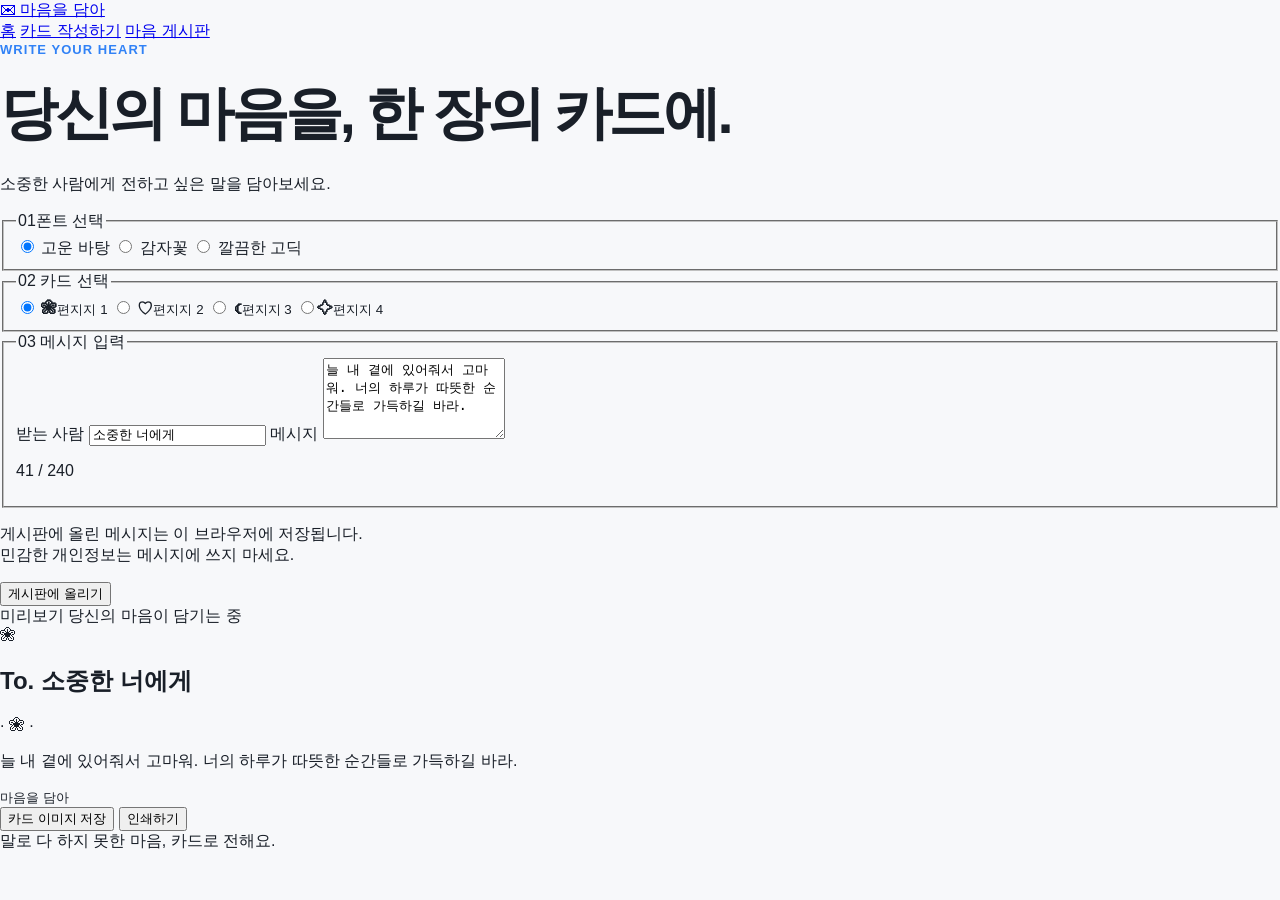
<file: write.html>
<!doctype html>
<html lang="ko">
    <head>
        <meta charset="UTF-8">
        <meta name="viewport" content="width=device-width,initial-scale=1">
        <title>카드 작성하기 | 마음을 담아</title>
        <link rel="stylesheet" href="style.css">
        <link href="https://fonts.googleapis.com/css2?family=Gamja+Flower&family=Gowun+Batang&family=Noto+Sans+KR:wght@400;500&display=swap" rel="stylesheet">
        <script src="app.js" defer></script>
    </head>
    
    <body data-page="write">
        <header>
            <a class="brand" href="index.html">✉ 마음을 담아</a>
            <nav aria-label="주 메뉴">
                <a href="index.html" >홈</a>
                <a href="write.html" aria-current="page">카드 작성하기</a>
                <a href="board.html" >마음 게시판</a>
            </nav>
        </header>
        <main>
            <section class="heading">
                <p class="eyebrow">WRITE YOUR HEART</p>
                <h1>당신의 마음을, 한 장의 카드에.</h1>
                <p>소중한 사람에게 전하고 싶은 말을 담아보세요.</p>
            </section>
            <div class="workspace">
                <form id="editor" class="panel">
                    <fieldset>
                        <legend>
                            <span>01</span>폰트 선택
                        </legend>
                        <div class="font-options">
                            <label>
                                <input type="radio" name="font" value="batang" checked>
                                <span class="batang">고운 바탕</span>
                            </label>
                            <label>
                                <input type="radio" name="font" value="hand">
                                <span class="hand">감자꽃</span>
                            </label>
                            <label>
                                <input type="radio" name="font" value="sans">
                                <span class="sans">깔끔한 고딕</span>
                            </label>
                        </div>
                    </fieldset>

                    <fieldset>
                        <legend>
                            <span>02</span> 카드 선택</legend>
                            <div class="theme-options">
                                <label>
                                    <input type="radio" name="theme" value="cream" checked>
                                    <span class="theme-thumb cream"><b>❀</b><small>편지지 1</small></span>
                                </label>
                                <label>
                                    <input type="radio" name="theme" value="pink" >
                                    <span class="theme-thumb pink"><b>♡</b><small>편지지 2</small></span>
                                </label>
                                <label>
                                    <input type="radio" name="theme" value="night" >
                                    <span class="theme-thumb night"><b>☾</b><small>편지지 3</small></span>
                                </label>
                                <label>
                                    <input type="radio" name="theme" value="line" ><span class="theme-thumb line"><b>✧</b><small>편지지 4</small></span>
                                </label>
                            </div>
                        </fieldset>
                        <fieldset>
                            <legend><span>03</span> 메시지 입력</legend>
                            <label class="field" for="recipient">받는 사람
                                <input id="recipient" maxlength="24" placeholder="소중한 너에게" value="소중한 너에게" required>
                            </label>
                            <label class="field" for="message">
                                메시지
                                <textarea id="message" maxlength="240" rows="5" required>늘 내 곁에 있어줘서 고마워. 너의 하루가 따뜻한 순간들로 가득하길 바라.</textarea>
                            </label>
                            <p class="counter">
                                <span id="count">0</span> / 240
                            </p>
                        </fieldset>
                            <p class="hint">게시판에 올린 메시지는 이 브라우저에 저장됩니다.<br>민감한 개인정보는 메시지에 쓰지 마세요.</p>
                            <button class="button publish" type="submit">게시판에 올리기</button>
                </form>
                        <section class="preview-panel">
                            <div class="preview-label">미리보기 <span>
                                당신의 마음이 담기는 중</span>
                            </div><article id="preview" class="letter cream batang">
                                <div class="ornament" aria-hidden="true">❀</div>
                                <h2 id="preview-to"></h2>
                                <div class="divider">· ❀ ·</div>
                                <p id="preview-message"></p>
                                <small>마음을 담아</small>
                            </article><div class="actions">
                                <button id="download" class="button" type="button">카드 이미지 저장</button>
                                <button id="print" class="button outline" type="button">인쇄하기</button>
                            </div>
                        </section>
            </div>
        </main>
                <footer>말로 다 하지 못한 마음, 카드로 전해요.</footer>
                <p class="toast" role="status" aria-live="polite"></p>
    </body>
</html>
</file>
<file: style.css>
/* 기본 설정 */
:root {
    --background: #f7f8fa;
    --text: #191f28;
    --muted: #6b7684;
    --blue: #3182f6;
}

* {
    box-sizing: border-box;
}

body {
    margin: 0;
    background: var(--background);
    color: var(--text);
    font-family:
        -apple-system,
        BlinkMacSystemFont,
        "Segoe UI",
        "맑은 고딕",
        sans-serif;
    -webkit-font-smoothing: antialiased;
}

.container {
    max-width: 1120px;
    margin: 0 auto;
    padding: 100px 32px 36px;
}

/* 상단 소개 */
.intro {
    margin-bottom: 56px;
}

.eyebrow {
    margin: 0 0 20px;
    color: var(--blue);
    font-size: 13px;
    font-weight: 700;
    letter-spacing: 0.08em;
}

h1 {
    margin: 0 0 24px;
    font-size: clamp(38px, 5vw, 58px);
    font-weight: 800;
    line-height: 1.25;
    letter-spacing: -0.06em;
}

h1 span {
    color: var(--blue);
}

.intro-text {
    margin: 0;
    color: var(--muted);
    font-size: 18px;
    line-height: 1.8;
    letter-spacing: -0.025em;
    word-break: keep-all;
}

/* 카드 목록 */
.projects {
    display: grid;
    grid-template-columns: repeat(2, minmax(0, 1fr));
    gap: 24px;
}

/* 모든 작업물의 공통 카드 */
.work-card {
    --accent: #3182f6;
    --tint: #edf4ff;
    --button-hover: #2272eb;

    position: relative;
    display: flex;
    flex-direction: column;
    min-width: 0;
    padding: 36px;

    background: #fff;
    border: 1px solid #eef0f3;
    border-radius: 28px;

    box-shadow: 0 4px 16px rgba(25, 31, 40, 0.025);

    transition:
        transform 0.25s ease,
        box-shadow 0.25s ease;
}

/* 같은 동화의 버전별 색상 */
.story-v2 {
    --accent: #7965df;
    --tint: #f2efff;
    --button-hover: #6853cf;
}

.story-v1 {
    --accent: #169c94;
    --tint: #eaf8f6;
    --button-hover: #11867f;
}

/* 카드 상단 */
.card-top {
    display: flex;
    align-items: center;
    justify-content: space-between;
    gap: 16px;
    margin-bottom: 36px;
}

.number {
    display: grid;
    place-items: center;
    flex-shrink: 0;

    width: 60px;
    height: 60px;
    border-radius: 20px;

    background: var(--tint);
    color: var(--accent);

    font-size: 21px;
    font-weight: 800;
    letter-spacing: -0.04em;
}

.category {
    color: #8b95a1;
    font-size: 10px;
    font-weight: 600;
    letter-spacing: 0.08em;
    text-align: right;
}

/* 카드 내용 */
.subtitle {
    margin: 0 0 12px;
    color: var(--accent);
    font-size: 14px;
    font-weight: 700;
    letter-spacing: -0.025em;
}

.work-card h2 {
    margin: 0 0 20px;

    font-size: 27px;
    font-weight: 750;
    line-height: 1.4;
    letter-spacing: -0.05em;

    word-break: keep-all;
}

.version {
    display: inline-block;
    margin-left: 4px;
    padding: 5px 9px;

    background: var(--tint);
    color: var(--accent);
    border-radius: 8px;

    font-size: 11px;
    font-weight: 700;
    letter-spacing: 0;
    vertical-align: middle;
}

.description {
    margin: 0 0 32px;

    color: var(--muted);
    font-size: 15px;
    line-height: 1.85;
    letter-spacing: -0.025em;

    word-break: keep-all;
    overflow-wrap: break-word;
}

/* 이동 버튼 */
.card-link {
    display: flex;
    align-items: center;
    justify-content: space-between;
    gap: 16px;

    min-height: 54px;
    margin-top: auto;
    padding: 16px 20px;

    background: var(--tint);
    color: var(--accent);
    border-radius: 14px;

    font-size: 14px;
    font-weight: 700;
    text-decoration: none;

    transition:
        background-color 0.2s ease,
        color 0.2s ease;
}

.card-link > span {
    font-size: 21px;
    line-height: 1;
    transition: transform 0.2s ease;
}

.card-link:focus-visible {
    outline: 3px solid var(--accent);
    outline-offset: 4px;
}

a.card-link:active {
    background: var(--button-hover);
    color: white;
}

/* 준비 중 */
.upcoming {
    --accent: #8b95a1;
    --tint: #f2f4f6;

    background: #fcfcfd;
    box-shadow: none;
}

.status {
    padding: 7px 11px;

    background: #f2f4f6;
    color: #8b95a1;
    border-radius: 8px;

    font-size: 12px;
    font-weight: 600;
}

.upcoming .description {
    color: #8b95a1;
}

.unavailable {
    background: #f2f4f6;
    color: #a0a8b2;
    font-weight: 600;
}

/* 하단 */
.footer {
    display: flex;
    align-items: center;
    justify-content: space-between;
    gap: 20px;

    margin-top: 56px;
    padding-top: 24px;
    border-top: 1px solid #e8ebef;

    color: #8b95a1;
    font-size: 12px;
    line-height: 1.8;
}

/* 마우스 효과 */
@media (hover: hover) {
    .work-card:not(.upcoming):hover {
        transform: translateY(-5px);
        box-shadow: 0 16px 40px rgba(25, 31, 40, 0.07);
    }

    a.card-link:hover {
        background: var(--accent);
        color: white;
    }

    a.card-link:hover > span {
        transform: translate(2px, -2px);
    }
}

/* 태블릿 */
@media (max-width: 900px) {
    .container {
        padding-top: 72px;
    }

    .work-card {
        padding: 28px;
    }

    .work-card h2 {
        font-size: 24px;
    }
}

/* 모바일 */
@media (max-width: 650px) {
    .container {
        padding: 52px 20px 28px;
    }

    .intro {
        margin-bottom: 36px;
    }

    h1 {
        margin-bottom: 18px;
        font-size: 38px;
    }

    .intro-text {
        font-size: 16px;
    }

    .projects {
        grid-template-columns: 1fr;
        gap: 20px;
    }

    .work-card {
        padding: 28px;
        border-radius: 24px;
    }

    .card-top {
        margin-bottom: 28px;
    }

    .number {
        width: 52px;
        height: 52px;
        border-radius: 17px;
        font-size: 18px;
    }

    .work-card h2 {
        font-size: 24px;
    }

    .description {
        font-size: 14px;
    }

    .footer {
        margin-top: 36px;
        font-size: 11px;
    }
}

/* 움직임 최소화 */
@media (prefers-reduced-motion: reduce) {
    .work-card,
    .card-link,
    .card-link > span {
        transition: none;
    }
}
</file>
<file: card2/style.css>
* {
    box-sizing: border-box
}

:root {
    --cream: #faf6ef;
    --ink: #563c32;
    --rose: #a85761;
    --line: #e5d7cd
}

body {
    margin: 0;
    background: radial-gradient(ellipse at 5% 20%, #eed6cf66, transparent 35%), var(--cream);
    color: var(--ink);
    font-family: "Gowun Batang", Georgia, serif;
}

button,
input,
textarea {
    font: inherit;
}

button,
a,
input,
textarea {
    -webkit-tap-highlight-color: transparent;
}

a {
    color: inherit;
    text-decoration: none;
}

button {
    cursor: pointer;
}

header {
    height: 85px;
    border-bottom: 1px solid var(--line);
    display: flex;
    align-items: center;
    justify-content: space-between;
    padding: 0 max(5%, calc((100vw - 1280px)/2));
    gap: 24px;
}

.brand {
    font-size: 26px;
    white-space: nowrap;
}

nav {
    display: flex;
    gap: 30px;
    font-size: 15px;
}

nav a {
    padding: 12px 0
}

nav a[aria-current] {
    border-bottom: 2px solid var(--rose)
}

main {
    max-width: 1280px;
    margin: auto;
    padding: 0 30px
}

.heading {
    text-align: center;
    padding: 36px 0 30px;
}


.heading h1 {
    font-size: clamp(26px, 3vw, 40px);
    font-weight: 400;
    margin: 10px 0;
}

.heading p {
    margin: 10px 0;
    font-size: 17px;
}

.eyebrow {
    font-family: Arial, sans-serif;
    font-size: 12px !important;
    letter-spacing: 3px;
    color: #9c6869;
}

.workspace {
    display: grid;
    grid-template-columns: 1.04fr 1fr;
    gap: 24px;
}

.panel,
.preview-panel {
    padding: 30px;
    border-radius: 14px;
}

.panel {
    background: #ffffffb8;
}

.preview-panel {
    background: #eedbd5;
}

fieldset {
    border: 0;
    padding: 0 0 22px;
    margin: 0 0 22px;
    border-bottom: 1px solid var(--line);
}

legend {
    font-size: 21px;
    margin-bottom: 18px;
}


legend span {
    margin-right: 14px;
}

input[type=radio] {
    position: absolute;
    opacity: 0
}

input[type=radio]:focus-visible+span {
    outline: 3px solid var(--ink);
    outline-offset: 3px
}

input[type=radio]:checked+span {
    border-color: var(--rose);
    background-color: #f4e3df;
    box-shadow: 0 0 0 1px var(--rose)
}

.font-options,
.theme-options {
    display: flex;
    gap: 12px
}


.font-options label {
    flex: 1
}

.font-options span {
    display: block;
    padding: 15px 5px;
    text-align: center;
    border: 1px solid var(--line);
    border-radius: 6px;
    font-size: 19px;
    cursor: pointer
}

.batang {
    font-family: "Gowun Batang", Georgia, serif
}

.hand {
    font-family: "Gamja Flower", cursive
}

.sans {
    font-family: "Noto Sans KR", Arial, sans-serif
}

.theme-options label {
    flex: 1
}

.theme-thumb {
    height: 135px;
    border: 1px solid var(--line);
    border-radius: 6px;
    display: flex;
    flex-direction: column;
    align-items: center;
    justify-content: center;
    cursor: pointer;
    gap: 18px;
}

.theme-thumb b {
    font-size: 35px;
    font-weight: 400;
}

.theme-thumb small {
    font-size: 13px
}

.cream {
    background: #fff9ee;
    color: #634637
}

.pink {
    background: #f7e0df;
    color: #804954
}

.night {
    background: #e7e5f0;
    color: #51496d
}

.line {
    background: repeating-linear-gradient(#fffaf2 0px, #fffaf2 31px, #dfd6c7 32px);
    color: #614e3d;
}

.field {
    display: block;
    font-size: 15px;
    margin-bottom: 14px
}

input:not([type=radio]),
textarea {
    width: 100%;
    border: 1px solid #d9cec6;
    border-radius: 6px;
    background: #fffdfb;
    padding: 12px;
    margin-top: 7px;
    color: var(--ink);
    font-size: 16px
}


textarea {
    resize: vertical;
    line-height: 1.7;
}

input:focus,
textarea:focus {
    outline: 2px solid #b9787e;
    outline-offset: 2px;
}

.counter {
    text-align: right;
    font-size: 13px;
    margin: 0;
}

.hint,
.board-info {
    font-size: 14px;
    line-height: 1.7;
    color: #806b64;
}

.button {
    display: inline-block;
    border: 1px solid var(--rose);
    background: var(--rose);
    color: white;
    padding: 14px 23px;
    border-radius: 6px;
    text-align: center;
    font-size: 16px
}

.button:hover {
    filter: brightness(.93)
}

.outline {
    background: transparent;
    color: var(--ink)
}

.publish {
    width: 100%
}

.preview-label {
    display: flex;
    justify-content: space-between;
    font-size: 16px;
    margin-bottom: 25px;
}

.preview-label span {
    font-size: 13px;
    color: #826660;
}

.letter {
    position: relative;
    width: min(100%, 380px);
    aspect-ratio: 3/4.1;
    margin: 0 auto;
    box-shadow: 0 15px 25px #79534025;
    padding: 65px 32px 35px;
    display: flex;
    flex-direction: column;
    align-items: center;
    text-align: center;
    overflow: hidden
}

.letter:before {
    content: "";
    position: absolute;
    inset: 17px;
    border: 1px solid #baa181;
    pointer-events: none
}

.letter:after {
    content: "";
    position: absolute;
    inset: 22px;
    border: 1px solid #baa18166;
    pointer-events: none
}

.ornament {
    position: absolute;
    top: 27px;
    left: 32px;
    font-size: 35px;
    color: #a48970
}

.letter h2 {
    font-size: 23px;
    font-weight: 400;
    margin: 12px 0 18px;
    overflow-wrap: anywhere;
    width: 100%;
    line-height: 1.5
}

.divider {
    color: #ad8a79;
    font-size: 16px
}

.letter p {
    font-size: 19px;
    line-height: 1.9;
    white-space: pre-wrap;
    overflow-wrap: anywhere;
    margin: 30px 0;
    flex: 1;
    width: 100%
}

.letter small {
    font-size: 13px;
    opacity: .7
}

.actions {
    display: flex;
    gap: 12px;
    margin-top: 30px
}

.actions>* {
    flex: 1;
    padding: 13px 8px
}

footer {
    text-align: center;
    padding: 35px 20px;
    font-size: 14px;
    color: #8e7266
}

.home {
    text-align: center;
    min-height: calc(100vh - 155px);
    padding-top: 75px;
    position: relative;
    overflow: hidden
}

.home h1 {
    font-size: clamp(36px, 5vw, 65px);
    font-weight: 400;
    line-height: 1.45;
    margin: 20px 0
}

.lead {
    font-size: 18px;
    line-height: 1.9
}

.text-link {
    display: block;
    margin: 20px;
    font-size: 15px;
    text-decoration: underline;
    text-underline-offset: 5px
}

.home-note {
    margin: 40px auto;
    background: #fff9ee;
    transform: rotate(-4deg);
    padding: 24px;
    width: min(90%, 400px);
    border: 1px solid #dccab9;
    box-shadow: 0 12px 35px #73544415
}

.home-note p {
    line-height: 1.8
}

.home-note small {
    font-size: 12px
}

.intro {
    position: fixed;
    inset: 0;
    z-index: 100;
    background: radial-gradient(circle, #faede4, #e3b9b7);
    display: grid;
    place-items: center;
    animation: introExit .9s 6.6s forwards;
    overflow: hidden
}

.skip {
    position: absolute;
    right: 30px;
    top: 25px;
    border: 1px solid #b08d86;
    background: transparent;
    color: var(--ink);
    padding: 9px 18px;
    border-radius: 25px;
    z-index: 1
}

.intro-word {
    position: absolute;
    text-align: center;
    font-size: clamp(20px, 3vw, 30px);
    opacity: 0;
    line-height: 1.8;
    animation: phrase 2.1s ease both
}

.intro-word strong {
    display: block;
    font-weight: 400;
    font-size: clamp(60px, 11vw, 130px);
    letter-spacing: -4px
}

.word2 {
    animation-delay: 1.6s
}

.word3 {
    animation-delay: 3.2s
}

.intro-final {
    text-align: center;
    opacity: 0;
    animation: reveal 1.3s 5s forwards
}

.intro-final span {
    display: block;
    font-size: 75px
}

.intro-final h1 {
    font-size: clamp(40px, 7vw, 75px);
    font-weight: 400;
    margin: 10px
}

.intro-final p {
    font-size: 17px
}

@keyframes phrase {
    0% {
        opacity: 0;
        filter: blur(15px);
        transform: translateY(25px) scale(.94)
    }

    30%,
    65% {
        opacity: 1;
        filter: blur(0);
        transform: translateY(0) scale(1)
    }

    100% {
        opacity: 0;
        filter: blur(8px);
        transform: translateY(-20px) scale(1.06)
    }
}

@keyframes reveal {
    to {
        opacity: 1;
        transform: scale(1)
    }
}

@keyframes introExit {
    to {
        opacity: 0;
        visibility: hidden;
        transform: scale(1.08)
    }
}

.board-top {
    display: flex;
    align-items: center;
    justify-content: space-between;
    margin: 10px 0
}

.board {
    display: grid;
    grid-template-columns: repeat(3, 1fr);
    gap: 30px;
    padding: 25px 0
}

.board .letter {
    width: 100%;
    aspect-ratio: 3/4.2
}

.board-item time {
    display: block;
    text-align: center;
    margin: 15px;
    font-size: 13px
}

.empty {
    text-align: center;
    padding: 60px 15px;
    grid-column: 1/-1;
    background: #fff9;
    border: 1px dashed var(--line);
    line-height: 2
}

.toast {
    position: fixed;
    bottom: 25px;
    left: 50%;
    transform: translateX(-50%);
    background: var(--ink);
    color: white;
    padding: 14px 22px;
    border-radius: 8px;
    opacity: 0;
    pointer-events: none;
    z-index: 110;
    max-width: 90vw
}

.toast.show {
    opacity: 1
}

:focus-visible {
    outline: 3px solid #8c4855;
    outline-offset: 4px
}

@media(max-width:800px) {
    header {
        padding: 15px 20px;
        height: auto;
        flex-wrap: wrap
    }

    .brand {
        font-size: 23px
    }

    nav {
        gap: 20px;
        font-size: 14px
    }

    .workspace {
        grid-template-columns: 1fr
    }

    .heading {
        padding: 28px 0
    }

    main {
        padding: 0 16px
    }

    .panel,
    .preview-panel {
        padding: 22px
    }

    .board {
        grid-template-columns: repeat(2, 1fr)
    }

    .home {
        padding-top: 45px
    }
}

@media(max-width:500px) {
    nav {
        width: 100%;
        justify-content: space-between
    }

    .board {
        grid-template-columns: 1fr
    }

    .font-options span {
        font-size: 17px
    }

    .theme-options {
        gap: 8px
    }

    .theme-thumb {
        height: 105px
    }

    .theme-thumb small {
        font-size: 12px
    }

    .preview-label span {
        display: none
    }

    .letter p {
        font-size: 18px
    }

    .home h1 {
        font-size: 35px
    }

    .board-top .button {
        font-size: 14px;
        padding: 10px
    }
}

@media(prefers-reduced-motion:reduce) {

    .intro-word,
    .intro-final {
        transform: none !important;
        filter: none !important
    }

    .intro {
        transform: none !important
    }

    * {
        scroll-behavior: auto
    }
}

@media print {
    body>* {
        display: none !important
    }

    body>main {
        display: block !important
    }

    main>* {
        display: none !important
    }

    .workspace {
        display: block !important
    }

    .workspace>* {
        display: none !important
    }

    .workspace>.preview-panel {
        display: block !important;
        padding: 0;
        background: white
    }

    .preview-panel>* {
        display: none !important
    }

    .preview-panel>.letter {
        display: flex !important;
        width: 105mm;
        height: 148mm;
        box-shadow: none;
        margin: auto;
        print-color-adjust: exact;
        -webkit-print-color-adjust: exact
    }

    main {
        padding: 0
    }

    @page {
        size: A5;
        margin: 10mm
    }
}
</file>
<file: fairytale/style.css>
/* HTML·CSS만으로 동작하는 그림 동화 */
:root {
    --bg: #eee9e0;
    --paper: #fffdf8;
    --ink: #3c342d;
    --muted: #938779;
    --accent: #8c5d43;
    --line: #e8e0d4;
    --header: 76px;
    --footer: 64px
}

* {
    box-sizing: border-box
}

body {
    margin: 0;
    background: var(--bg);
    color: var(--ink);
    font-family: "Gowun Batang", serif;
    overflow: hidden
}

label {
    cursor: pointer;
    -webkit-tap-highlight-color: transparent
}

img {
    max-width: 100%
}

figure {
    margin: 0
}

.page-state {
    position: absolute;
    width: 1px;
    height: 1px;
    overflow: hidden;
    clip-path: inset(50%);
    margin: 0
}

.site-header {
    height: var(--header);
    max-width: 1320px;
    margin: auto;
    padding: 0 48px;
    display: flex;
    align-items: center;
    justify-content: space-between
}

.brand {
    font-size: 17px;
    font-weight: 700;
    letter-spacing: -.05em
}

.brand-mark {
    color: var(--accent);
    font-size: 25px;
    margin-right: 9px
}

.header-note {
    font-size: 12px;
    color: var(--muted)
}

.stage {
    max-width: 1320px;
    margin: auto;
    padding: 0 48px
}

.page {
    display: none;
    position: relative;
    height: calc(100vh - var(--header));
    height: calc(100dvh - var(--header));
    padding-bottom: var(--footer)
}

#p0:checked~.stage #cover,
#p1:checked~.stage #chapter1,
#p2:checked~.stage #chapter2,
#p3:checked~.stage #chapter3,
#p4:checked~.stage #chapter4,
#p5:checked~.stage #chapter5,
#p6:checked~.stage #chapter6 {
    display: block
}

.scroll-area {
    height: 100%;
    overflow-y: auto;
    scrollbar-width: thin;
    scrollbar-color: #c9bca9 transparent;
    overscroll-behavior: contain
}

.cover-layout {
    display: grid;
    grid-template-columns: 1fr 1fr;
    align-items: center;
    gap: 64px;
    padding: 38px 66px 48px;
    background: radial-gradient(ellipse at 80% 30%, #faf7f0, transparent 70%)
}

.eyebrow {
    font-family: Arial, sans-serif;
    font-size: 10px;
    font-weight: 600;
    letter-spacing: .23em;
    color: var(--accent);
    margin: 0 0 22px
}

.edition {
    font-size: 13px;
    color: var(--muted);
    margin: 0 0 20px
}

h1 {
    font-size: clamp(48px, 5.8vw, 82px);
    line-height: 1.22;
    letter-spacing: -.07em;
    margin: 0 0 25px;
    font-weight: 400
}

.title-dot {
    color: var(--accent)
}

.author {
    font-size: 13px;
    color: #776a5e
}

.small-rule {
    display: block;
    width: 36px;
    height: 1px;
    background: #bca38b;
    margin: 28px 0
}

.cover-description {
    font-size: 16px;
    line-height: 1.9;
    color: #776a5e
}

.start-button {
    display: inline-flex;
    align-items: center;
    gap: 44px;
    background: var(--ink);
    color: #fffaf0;
    padding: 16px 24px;
    border-radius: 3px;
    margin-top: 18px;
    font-size: 14px;
    transition: background .2s
}

.start-button:hover {
    background: var(--accent)
}

.reading-note {
    font-size: 11px;
    color: var(--muted);
    margin-top: 18px
}

.cover-art {
    text-align: center;
    min-width: 0
}

.cover-art img {
    display: block;
    width: auto;
    max-width: 100%;
    max-height: calc(100dvh - 240px);
    height: auto;
    object-fit: contain;
    margin: auto;
    border-radius: 3px 7px 7px 3px;
    box-shadow: -5px 0 #d4c5ae, -8px 0 #eadfce, 12px 24px 45px #49331b26;
    background: #dfd3c1
}

.cover-art figcaption {
    font-size: 11px;
    letter-spacing: .04em;
    color: var(--muted);
    margin-top: 24px
}

.story-scroll {
    background: var(--paper);
    border: 1px solid #e5ddcf;
    border-radius: 5px;
    box-shadow: 0 10px 32px #49331b08;
    padding: 48px 64px 64px
}

.chapter-heading {
    border-bottom: 1px solid var(--line);
    padding-bottom: 26px;
    margin-bottom: 34px
}

.chapter-heading .eyebrow {
    margin-bottom: 12px
}

h2 {
    font-size: 28px;
    font-weight: 400;
    letter-spacing: -.045em;
    margin: 0
}

.story-content {
    display: flow-root
}

.illustration {
    width: 47%;
    margin-bottom: 22px
}

.illustration.left {
    float: left;
    margin-right: 32px
}

.illustration.right {
    float: right;
    margin-left: 32px
}

.illustration img {
    display: block;
    width: 100%;
    height: auto;
    border-radius: 4px;
    background: #e8e0d4;
    box-shadow: 0 4px 14px #49331b0d
}

.illustration figcaption {
    font-size: 10px;
    color: #b09c87;
    margin-top: 9px;
    letter-spacing: .06em
}

.prose {
    font-size: 19px;
    line-height: 1.95;
    letter-spacing: -.025em;
    word-break: keep-all;
    overflow-wrap: break-word
}

.prose p {
    margin: 0 0 20px
}

.prose p:first-child::first-letter {
    font-size: 1.5em;
    color: var(--accent)
}

.illustration.ending-art {
    float: none;
    width: 75%;
    max-width: 640px;
    margin: 0 auto 30px
}

.ending-art~.prose {
    max-width: 640px;
    margin: auto
}

.end-note {
    clear: both;
    text-align: center;
    margin: 38px 0 0;
    color: var(--muted);
    font-size: 12px;
    letter-spacing: .12em
}

.page-footer {
    position: absolute;
    bottom: 0;
    left: 0;
    right: 0;
    height: var(--footer);
    display: flex;
    align-items: center;
    gap: 24px;
    font-size: 12px;
    color: #887a6c
}

.page-count {
    margin-left: auto;
    font-family: Arial, sans-serif;
    font-size: 12px;
    letter-spacing: .1em
}

.page-count span {
    color: #b5a899
}

.page-footer label:hover {
    color: var(--accent)
}

.cover .page-footer>label {
    margin-left: 16px
}

.page-dots {
    display: flex;
    gap: 8px;
    margin-left: auto
}

.dot {
    display: grid;
    place-items: center;
    width: 26px;
    height: 26px;
    border-radius: 50%;
    font-family: Arial, sans-serif;
    color: #9c8b7a;
    font-size: 11px
}

.dot.current {
    background: #ded2c2;
    color: #5d4735
}

.story .page-count {
    margin-left: 12px
}

.side-nav label {
    position: absolute;
    top: calc((100% - var(--footer))/2);
    transform: translateY(-50%);
    width: 38px;
    height: 62px;
    display: flex;
    flex-direction: column;
    align-items: center;
    justify-content: center;
    gap: 6px;
    color: #85715f;
    border: 1px solid #d8ccbd;
    background: #f7f2e9;
    border-radius: 25px;
    transition: background .2s, color .2s
}

.side-nav .prev {
    left: -44px
}

.side-nav .next {
    right: -44px
}

.side-nav label:hover {
    background: var(--ink);
    color: white;
    border-color: var(--ink)
}

.nav-word {
    font-size: 10px
}

.scroll-area:focus-visible {
    outline: 2px solid var(--accent);
    outline-offset: -3px
}

.page-state:focus-visible~.site-header {
    outline: 2px solid var(--accent);
    outline-offset: -3px
}

@media(max-width:1000px) {
    .cover-layout {
        gap: 32px;
        padding: 30px
    }

    .story-scroll {
        padding: 36px 34px
    }

    .prose {
        font-size: 18px
    }

    .illustration.left {
        margin-right: 24px
    }

    .illustration.right {
        margin-left: 24px
    }
}

@media(max-width:650px) {
    :root {
        --header: 60px;
        --footer: 60px
    }

    .site-header {
        padding: 0 20px
    }

    .brand {
        font-size: 15px
    }

    .header-note {
        display: none
    }

    .stage {
        padding: 0 16px
    }

    .cover-layout {
        grid-template-columns: 1fr;
        gap: 32px;
        padding: 24px 12px 36px
    }

    .cover-copy {
        text-align: center
    }

    .cover-copy h1 {
        font-size: 48px
    }

    .small-rule {
        margin: 22px auto
    }

    .cover-description {
        font-size: 14px
    }

    .cover-art {
        grid-row: 1
    }

    .cover-art img {
        max-height: 38dvh;
        max-width: 78%
    }

    .cover-art figcaption {
        display: none
    }

    .edition {
        margin-bottom: 12px
    }

    .eyebrow {
        margin-bottom: 14px
    }

    .cover-copy h1 br {
        display: none
    }

    .reading-note {
        margin-bottom: 0
    }

    .story-scroll {
        padding: 28px 23px 36px
    }

    .chapter-heading {
        padding-bottom: 20px;
        margin-bottom: 24px
    }

    h2 {
        font-size: 23px
    }

    .illustration,
    .illustration.ending-art {
        width: 100%;
        max-width: none
    }

    .illustration.left,
    .illustration.right {
        float: none;
        margin: 0 0 24px
    }

    .prose {
        font-size: 17px;
        line-height: 1.95
    }

    .side-nav {
        display: none
    }

    .page-footer {
        gap: 10px
    }

    .page-dots {
        gap: 2px
    }

    .dot {
        width: 22px;
        height: 22px
    }

    .story .page-count {
        display: none
    }

    .footer-next {
        margin-left: auto
    }

    .cover .page-footer {
        font-size: 11px
    }
}

@media(max-height:650px) and (min-width:651px) {
    .cover-layout {
        padding-top: 16px;
        padding-bottom: 16px
    }

    .cover-copy h1 {
        font-size: 48px;
        margin-bottom: 14px
    }

    .small-rule {
        margin: 16px 0
    }

    .cover-description {
        font-size: 14px
    }

    .edition {
        margin-bottom: 12px
    }

    .start-button {
        margin-top: 8px
    }

    .cover-art img {
        max-height: calc(100dvh - 190px)
    }
}
</file>
<file: fairytaletwo/style.css>
.gowun-batang-regular {
  font-family: "Gowun Batang", serif;
  font-weight: 400;
  font-style: normal;
}

.gowun-batang-bold {
  font-family: "Gowun Batang", serif;
  font-weight: 700;
  font-style: normal;
}

.box{
    max-width: 1100px;
    margin: 0 auto;
}
.text{
    font-family: "Gowun Batang", serif;
    font-weight: 700;
    font-style: normal;
    color: #4B2E2B;
    font-size: 20px;
}

.no{
        font-family: "Gowun Batang", serif;
    font-weight: 700;
    font-style: normal;
    color: #7E5136;
    font-size: 0.875em;
}

.book > input[type="radio"]{
    position: absolute;
    width: 1px;
    height: 1px;
    margin: 0;
    overflow: hidden;
    clip-path: inset(50%);
}



.pages > .page {
    display: none;
}

#main:checked ~ .pages #cover,
#page1:checked ~ .pages #one,
#page2:checked ~ .pages #two,
#page3:checked ~ .pages #three,
#page4:checked ~ .pages #four,
#page5:checked ~ .pages #five,
#page6:checked ~ .pages #six,
#page7:checked ~ .pages #seven{
    display: block;
}

.page-content {
    box-sizing: border-box;
    display: flow-root;
    height: 100%;
    overflow-y: auto;
    padding: 30px 20px;
}

#cover .page-content {
    display: flex;
    align-items: center;
    justify-content: center;
}

#cover img {
    display: block;
    width: auto;
    height: auto;
    max-width: 100%;
    max-height: 100%;
    object-fit: contain;
}
.img-display1{
    float: left;
    margin-right: 20px;
    width: 80%;
    max-width: 700px;
    height: auto;
}
.img-display2{
    float: right;
    margin-left: 20px;
    width: 80%;
    max-width: 700px;
    height: auto;
}
.img-display3{
    display: block;
    width: 80%;
    max-width: 700px;
    height: auto;
    margin: 0 auto;
}


.page-buttons label {
    position: absolute;
    top: 50%;
    transform: translateY(-50%);

    padding: 14px 12px;
    border-radius: 8px;
    background-color: #4B2E2B;
    color: white;
    cursor: pointer;
}
.page {
    position: relative;
    box-sizing: border-box;

    height: calc(100vh - 60px);
    height: calc(100dvh - 60px);
    padding: 0 80px;
}
.page-buttons .prev {
    left: 0;
}

.page-buttons .next {
    right: 0;
}

.page-buttons label:hover {
    background-color: #72504c;
}


body {
    margin: 0;
    background-color: #FFF8EB;
    padding: 0;
    overflow: hidden;
}

.no{
    position: fixed;
    text-align: center;
    bottom: 0;
    left: 0;
    right: 0;
    height: 60px;

    margin: 0;
    padding: 0;
    display: flex;
    align-items: center;
    justify-content: center;
    background-color: #f5e9d5;
}
</file>
